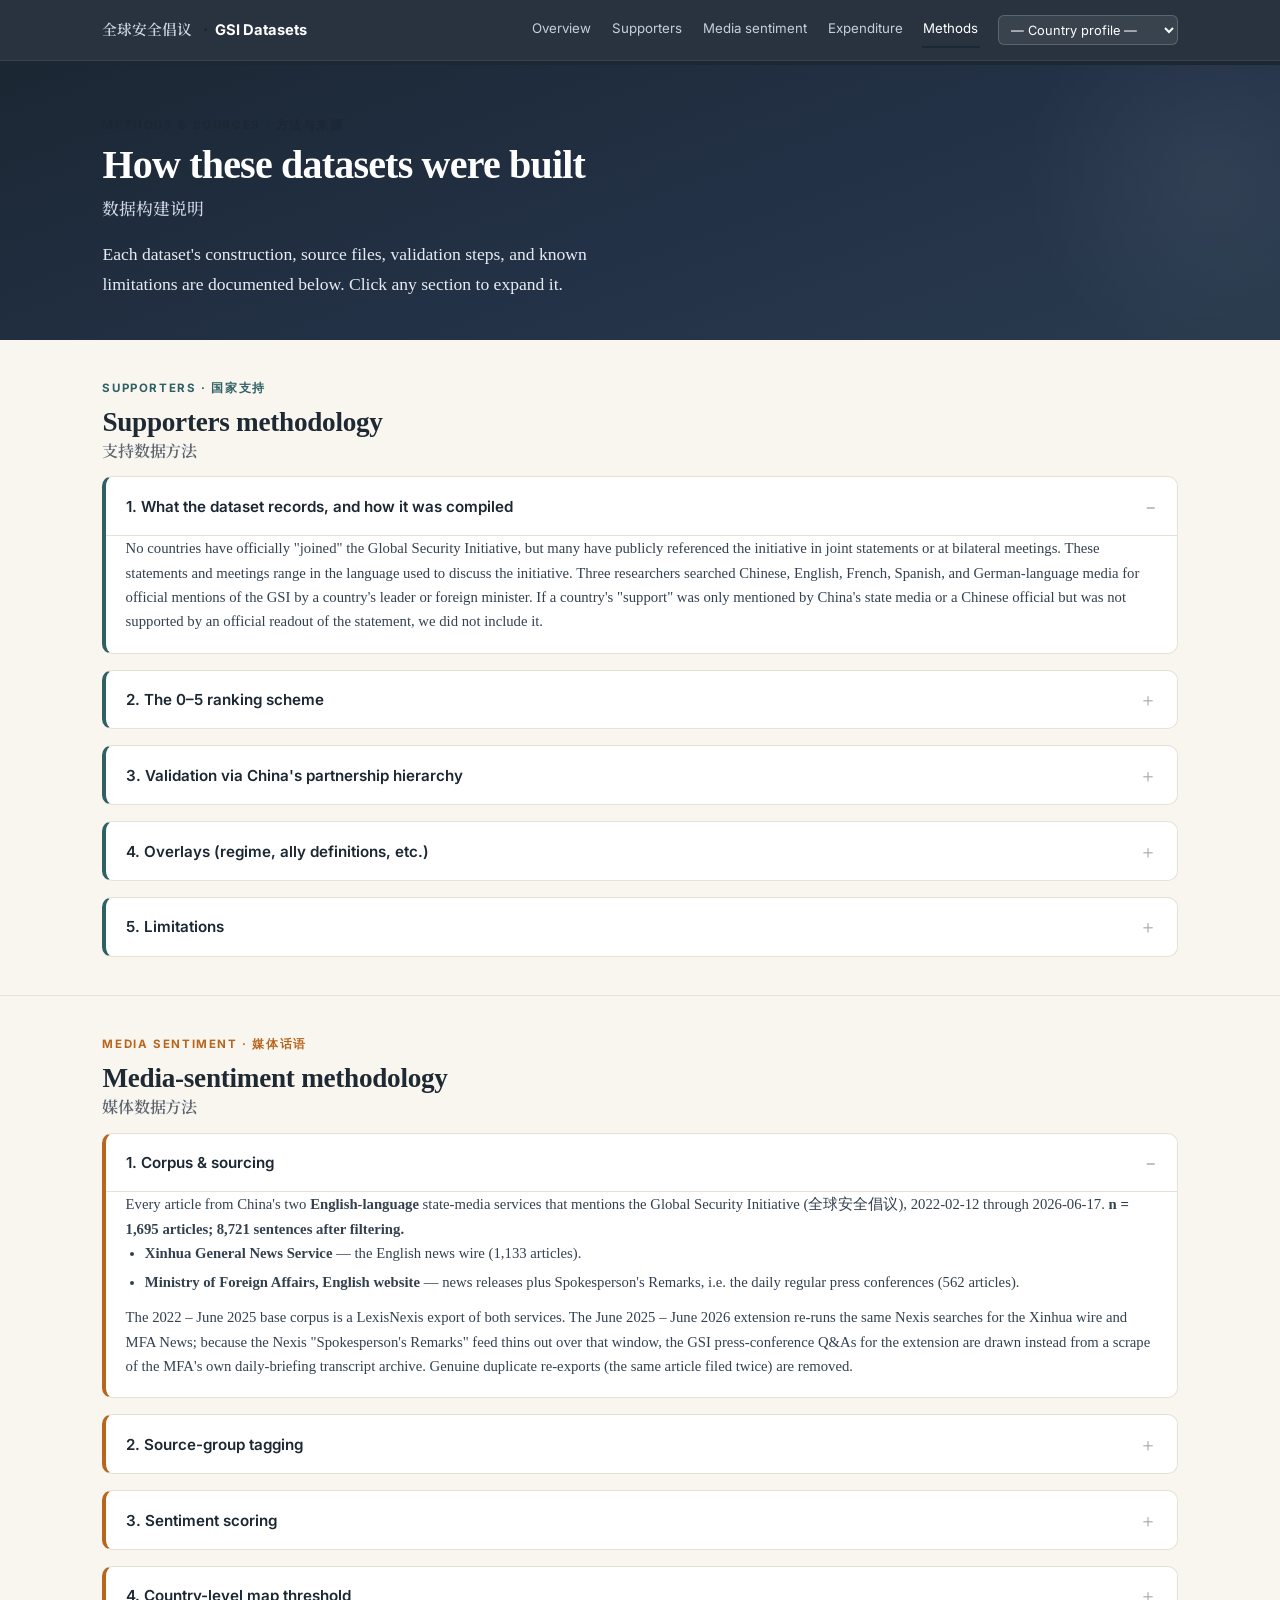
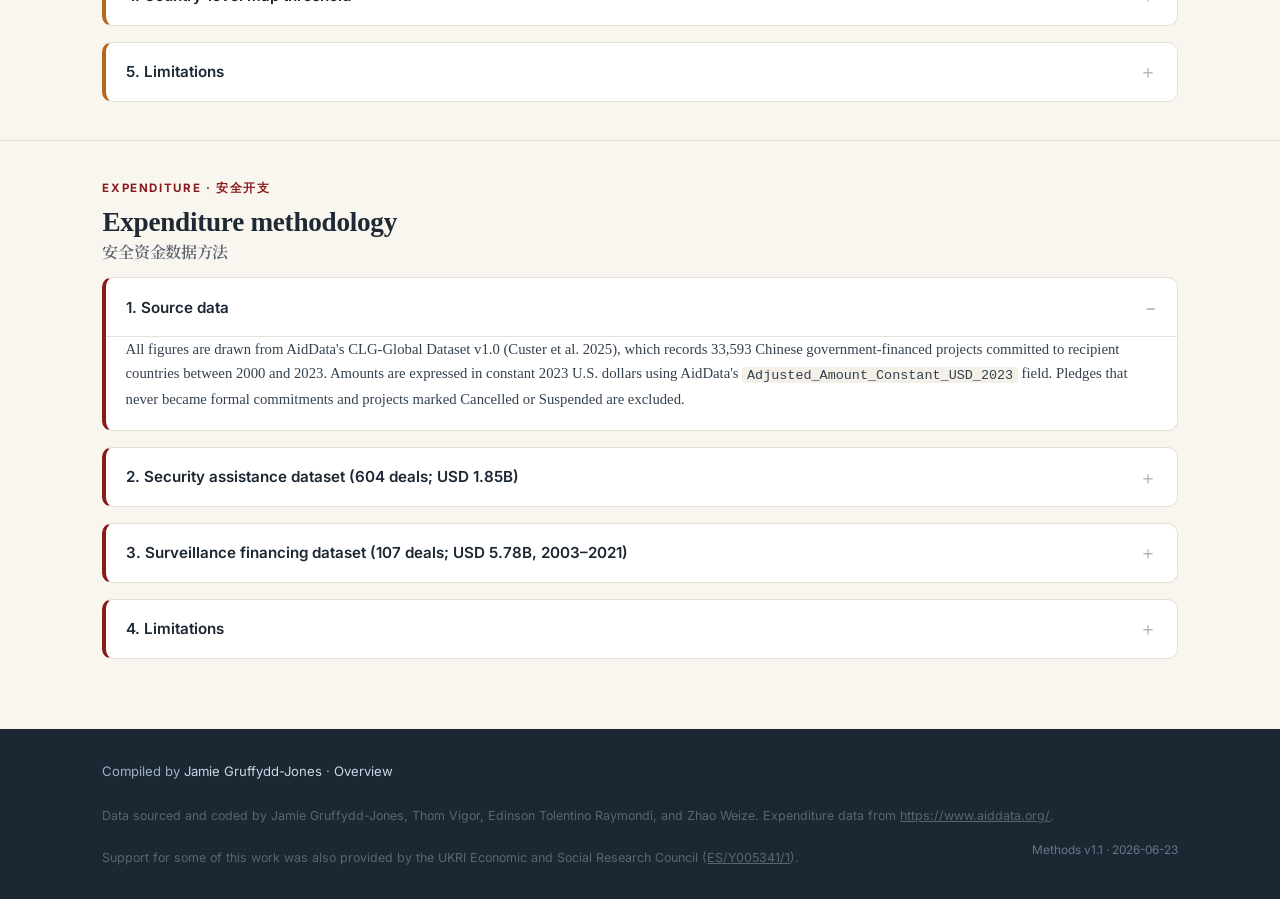
<file: methods.html>
<!DOCTYPE html>
<html lang="en">
<head>
<meta charset="UTF-8">
<meta name="viewport" content="width=device-width, initial-scale=1.0">
<title>Methods — GSI Datasets</title>
<meta name="description" content="Construction notes, sources, validation, and limitations for each of the three GSI datasets.">
<link rel="preconnect" href="https://fonts.googleapis.com">
<link rel="preconnect" href="https://fonts.gstatic.com" crossorigin>
<link href="https://fonts.googleapis.com/css2?family=Inter:wght@400;600;700&family=Noto+Serif+SC:wght@400;600;700&display=swap" rel="stylesheet">
<link rel="stylesheet" href="css/styles.css?v=20260624q">
<style>
  .meth-section{padding:2.4rem 0;border-bottom:1px solid var(--line)}
  .meth-section:last-of-type{border-bottom:none}
  details.meth{border:1px solid var(--line);background:#fff;border-radius:10px;margin-top:1rem;border-left:4px solid var(--accent);overflow:hidden}
  details.meth summary{cursor:pointer;padding:.9rem 1.2rem;font-family:Inter,sans-serif;font-weight:600;font-size:.95rem;list-style:none;display:flex;align-items:center;color:var(--slate)}
  details.meth summary::-webkit-details-marker{display:none}
  details.meth summary::after{content:'＋';margin-left:auto;color:#aaa;font-weight:400;font-size:1.1rem}
  details.meth[open] summary::after{content:'−'}
  details.meth summary:hover{background:#F8F4ED}
  details.meth .body{padding:0 1.2rem 1.2rem;font-size:.92rem;color:#33414f;border-top:1px solid var(--line)}
  details.meth .body h4{font-family:Inter,sans-serif;font-size:.82rem;text-transform:uppercase;letter-spacing:.08em;margin:1rem 0 .3rem;color:var(--accent)}
  details.meth .body h4:first-child{margin-top:.8rem}
  details.meth .body ul{padding-left:1.2rem;margin-bottom:.7rem}
  details.meth .body li{margin-bottom:.3rem}
  details.meth .body code{font-size:.84rem;background:#F4F0E7;padding:.05rem .3rem;border-radius:3px}
</style>
</head>
<body data-section="combined">

<div class="nav"><div class="container" id="nav-container"></div></div>

<header class="hero"><div class="container">
  <div class="kicker">Methods &amp; sources · 方法与来源</div>
  <h1>How these datasets were built</h1>
  <span class="zh-title">数据构建说明</span>
  <p class="thesis">Each dataset's construction, source files, validation steps, and known limitations are documented below. Click any section to expand it.</p>
</div></header>

<!-- SIGNINGS -->
<section id="signings" class="meth-section" style="--accent:var(--jade)"><div class="container">
  <div class="kicker" style="color:var(--jade)">Supporters · 国家支持</div>
  <h2>Supporters methodology<span class="zh">支持数据方法</span></h2>

  <details class="meth" open>
    <summary>1. What the dataset records, and how it was compiled</summary>
    <div class="body">
      <p>No countries have officially "joined" the Global Security Initiative, but many have publicly referenced the initiative in joint statements or at bilateral meetings. These statements and meetings range in the language used to discuss the initiative. Three researchers searched Chinese, English, French, Spanish, and German-language media for official mentions of the GSI by a country's leader or foreign minister. If a country's "support" was only mentioned by China's state media or a Chinese official but was not supported by an official readout of the statement, we did not include it.</p>
    </div>
  </details>

  <details class="meth">
    <summary>2. The 0–5 ranking scheme</summary>
    <div class="body">
      <p>The researchers ranked each country's bilateral level of support for the GSI from 0–5. The ranking was cross-checked by three researchers.</p>
      <ul>
        <li><b>0</b> — No mention. This may be because there has been no opportunity for the initiative to be brought up by China.</li>
        <li><b>1</b> — Non-committal "acknowledgement".</li>
        <li><b>2</b> — Positive language such as "welcome" or "appreciate" but no explicit support.</li>
        <li><b>3</b> — Simple "support" for the initiative.</li>
        <li><b>4</b> — High support for the initiative, such as "strongly" or "resolutely" support.</li>
        <li><b>5</b> — Some kind of agreement to implement or pursue further cooperation under the initiative.</li>
      </ul>
      <p>In the paper for simplicity I combined 1 and 2 as <b>noncommittal</b>, and 3–5 as <b>support</b>, but also broke down whether this was initiated in a multilateral forum or a bilateral/unilateral statement.</p>
    </div>
  </details>

  <details class="meth">
    <summary>3. Validation via China's partnership hierarchy</summary>
    <div class="body">
      <p>To test the accuracy of this ranking, I examined how China's strategic partners respond to the initiative. According to Ketian Zhang (2025), countries have seven possible partnerships with China, in a hierarchy from a simple "comprehensive cooperative partnership" (with Liberia, for example) to the highest "comprehensive strategic co-ordinated partnership" (Russia only). We would expect countries at the top of the hierarchy to be more likely to explicitly join the initiative, while those with no partnership would be less likely to be invited to do so.</p>
      <p>Coding these from 0 (no partnership) to 7 (Russia), suggests that the ranking is broadly accurate: a closer partnership with China means a country takes a stronger (bilateral) stance toward the GSI.</p>
    </div>
  </details>

  <details class="meth">
    <summary>4. Overlays (regime, ally definitions, etc.)</summary>
    <div class="body">
      <ul>
        <li><b>V-Dem v15</b> regime classification (year-specific where available; 2022 fallback)</li>
        <li><b>EIU Democracy Index</b> score (year-specific; 2022 fallback)</li>
        <li><b>US ally (RAND 2017)</b> — RAND RRA1066-1 Appendix B</li>
        <li><b>OECD / China's neighbour / BRICS</b> binary flags</li>
        <li><b>US and China arms imports 2022</b> — SIPRI TIV</li>
      </ul>
    </div>
  </details>

  <details class="meth">
    <summary>5. Limitations</summary>
    <div class="body">
      <p>"No support" is the absence of a positive signal, not a documented refusal. Several Sahel and Pacific countries have indicated multilateral support that has not yet appeared in retrievable public statements. Bilateral support is credited only when the language explicitly references the GSI.</p>
    </div>
  </details>
</div></section>

<!-- MEDIA -->
<section id="media" class="meth-section" style="--accent:var(--copper)"><div class="container">
  <div class="kicker" style="color:var(--copper)">Media sentiment · 媒体话语</div>
  <h2>Media-sentiment methodology<span class="zh">媒体数据方法</span></h2>

  <details class="meth" open>
    <summary>1. Corpus &amp; sourcing</summary>
    <div class="body">
      <p>Every article from China's two <strong>English-language</strong> state-media services that mentions the Global Security Initiative (全球安全倡议), 2022-02-12 through 2026-06-17. <strong>n = 1,695 articles; 8,721 sentences after filtering.</strong></p>
      <ul>
        <li><b>Xinhua General News Service</b> — the English news wire (1,133 articles).</li>
        <li><b>Ministry of Foreign Affairs, English website</b> — news releases plus Spokesperson's Remarks, i.e. the daily regular press conferences (562 articles).</li>
      </ul>
      <p>The 2022 – June 2025 base corpus is a LexisNexis export of both services. The June 2025 – June 2026 extension re-runs the same Nexis searches for the Xinhua wire and MFA News; because the Nexis "Spokesperson's Remarks" feed thins out over that window, the GSI press-conference Q&amp;As for the extension are drawn instead from a scrape of the MFA's own daily-briefing transcript archive. Genuine duplicate re-exports (the same article filed twice) are removed.</p>
    </div>
  </details>

  <details class="meth">
    <summary>2. Source-group tagging</summary>
    <div class="body">
      <p>Each sentence is tagged with one regional class based on the countries / organisations it references:</p>
      <ul>
        <li><b>USA/NATO</b> — references to the United States, NATO, or named NATO member states</li>
        <li><b>UN</b> — references to UN bodies, the UNSC, or the Secretary-General</li>
        <li><b>ASEAN</b> — references to ASEAN members or ASEAN-led mechanisms</li>
        <li><b>BRICS</b>, <b>SCO</b>, <b>EU</b>, <b>AU</b> — analogous</li>
      </ul>
    </div>
  </details>

  <details class="meth">
    <summary>3. Sentiment scoring</summary>
    <div class="body">
      <p>Sentence-level lexicon score: <code>(positive − negative opinion words) ÷ number of content words</code>, using the Bing/Liu opinion lexicon. Range roughly −1 to +1; 0 is neutral.</p>
      <p>The <strong>whole corpus (2022–2026) is scored with this one method</strong>, so the extension is directly comparable to the historical series. (The original 2022–2025 release used a different, undocumented lexicon; re-scoring everything uniformly preserves the by-source ordering — USA/NATO most negative, ASEAN most positive — while compressing magnitudes slightly toward zero.)</p>
      <p><strong>% negative vs mean.</strong> Dividing by sentence length, plus the uniformly positive tone of Chinese state media, makes the <em>mean</em> small and tightly clustered (most country means fall between +0.03 and +0.07). The <strong>share of negative sentences</strong> (% scoring below 0) is much more variable and interpretable — USA/NATO ≈ 40% negative vs ≈ 6% for Global South groups; conflict states (Iraq, Syria, Afghanistan, Ukraine) highest — so it is the default metric on the map and time series, with the mean offered alongside.</p>
    </div>
  </details>

  <details class="meth">
    <summary>4. Country-level map threshold</summary>
    <div class="body">
      <p>The "Mentions and sentiment by country" map only shades countries with ≥25 mentions across the corpus, to prevent noisy single-mention countries from dominating the colour scale.</p>
    </div>
  </details>

  <details class="meth">
    <summary>5. Limitations</summary>
    <div class="body">
      <p>English-language coverage only. Pure Chinese-language coverage in <em>People's Daily</em> and other domestic channels is not included here. Some sentences are double-tagged where they reference more than one source group; these appear as separate rows.</p>
    </div>
  </details>
</div></section>

<!-- EXPENDITURE -->
<section id="expenditure" class="meth-section" style="--accent:var(--crimson)"><div class="container">
  <div class="kicker" style="color:var(--crimson)">Expenditure · 安全开支</div>
  <h2>Expenditure methodology<span class="zh">安全资金数据方法</span></h2>

  <details class="meth" open>
    <summary>1. Source data</summary>
    <div class="body">
      <p>All figures are drawn from AidData's CLG-Global Dataset v1.0 (Custer et al. 2025), which records 33,593 Chinese government-financed projects committed to recipient countries between 2000 and 2023. Amounts are expressed in constant 2023 U.S. dollars using AidData's <code>Adjusted_Amount_Constant_USD_2023</code> field. Pledges that never became formal commitments and projects marked Cancelled or Suspended are excluded.</p>
    </div>
  </details>

  <details class="meth">
    <summary>2. Security assistance dataset (604 deals; USD 1.85B)</summary>
    <div class="body">
      <p>The security dataset was constructed in three stages.</p>
      <p><b>First</b>, we hand-coded all CLG records for which at least one of the following applied:</p>
      <ul>
        <li>the recipient agency was a military, police, gendarmerie, customs, border, or interior-ministry entity;</li>
        <li>the funding agency was a Chinese defence state-owned enterprise (NORINCO, AVIC, Poly Technologies, CETC) or the People's Liberation Army;</li>
        <li>the project narrative explicitly referenced military equipment, police equipment, demining, peacekeeping deployment, or counter-narcotics / counter-terrorism support.</li>
      </ul>
      <p><b>Second</b>, we used Claude Opus to cross-check the Security flag.</p>
      <p><b>Third</b>, we removed false positives through manual review.</p>
      <p>Excluded categories include: oil/gas pipelines and refineries, crude-oil donations, power-generation infrastructure, mining and metallurgical projects, civilian transport infrastructure, civilian telecommunications, civic buildings, agricultural commodity transfers, debt rescheduling, and surveillance technology (held separately).</p>
      <p>The final dataset covers 170 recipient countries. Note that many of the included cases had no actual monetary value (as they referenced training or equipment donations). They are included in the database but not in the figures in the paper.</p>
    </div>
  </details>

  <details class="meth">
    <summary>3. Surveillance financing dataset (107 deals; USD 5.78B, 2003–2021)</summary>
    <div class="body">
      <p>The surveillance financing dataset was assembled separately.</p>
      <p><b>First</b>, we hand-coded deals whose title or narrative explicitly described:</p>
      <ul>
        <li>Safe-City or Smart-City systems</li>
        <li>video-surveillance platforms, CCTV networks</li>
        <li>facial-recognition systems, biometric-identification systems</li>
        <li>electronic border (e-border) installations</li>
        <li>national-security-communication networks, dedicated security information systems</li>
        <li>maritime surveillance or intelligence-interception equipment</li>
      </ul>
      <p>Equipment supplied by named surveillance vendors (Hikvision, Dahua Technology, Megvii, SenseTime, CloudWalk, Yitu) was included.</p>
      <p><b>Second</b>, we used Claude Opus to cross-check the Surveillance flag.</p>
      <p><b>Third</b>, we removed false positives through manual review.</p>
      <p>Excluded categories include: air-traffic surveillance, public-health (disease) surveillance, water-utility plant monitoring, and mining-site monitoring. Huawei and ZTE telecommunications-backbone projects (national broadband, 4G/LTE rollouts, fibre-optic backbones, data centres) are treated as commercial telecom infrastructure and kept as a separate dual-use series rather than counted as surveillance.</p>
    </div>
  </details>

  <details class="meth">
    <summary>4. Limitations</summary>
    <div class="body">
      <p>This is committed finance, not delivered. Some deals are still in implementation. Arms transfers (SIPRI TIV) are tracked separately from this dataset.</p>
    </div>
  </details>
</div></section>

<footer><div class="container">
  <div>Compiled by <a href="https://www.jamiegj.com">Jamie Gruffydd-Jones</a> · <a href="index.html">Overview</a></div>
  <div class="credit">Data sourced and coded by Jamie Gruffydd-Jones, Thom Vigor, Edinson Tolentino Raymondi, and Zhao Weize. Expenditure data from <a href="https://www.aiddata.org/" target="_blank" rel="noopener">https://www.aiddata.org/</a>.</div>
  <div class="credit">Support for some of this work was also provided by the UKRI Economic and Social Research Council (<a href="https://gtr.ukri.org/projects?ref=ES%2FY005341%2F1" target="_blank" rel="noopener">ES/Y005341/1</a>).</div>
  <div class="build">Methods v1.1 · 2026-06-23</div>
</div></footer>

<script src="js/shared.js?v=20260624q"></script>
<script>
document.getElementById('nav-container').innerHTML = GSI.navHTML('methods.html');
document.dispatchEvent(new Event('DOMContentLoaded'));
</script>
</body>
</html>
</file>
<file: css/styles.css>
/* GSI Datasets — site styles
   Custom palette: slate + cream + section accents (jade / copper / crimson).
   Static, no build step. */
:root{
  --bg:#F9F6F0; --ink:#1F2933; --muted:#5C6470; --line:#E7E1D5;
  --slate:#1B2733; --slate2:#2A3B4E; --paper:#ffffff;
  /* section accents */
  --jade:#2F6063;     /* signings (formal commitments) */
  --copper:#B8651D;   /* media sentiment (discourse) */
  --crimson:#8B1A1A;  /* expenditure (security funding) */
  --shadow:0 1px 3px rgba(27,39,51,.06), 0 6px 24px rgba(27,39,51,.05);
}

/* per-section accent (set on <body data-section="signings|media|expenditure">) */
body[data-section="signings"]    { --accent: var(--jade); }
body[data-section="media"]       { --accent: var(--copper); }
body[data-section="expenditure"] { --accent: var(--crimson); }
body[data-section="combined"]    { --accent: var(--slate); }
body{ --accent: var(--slate); }

*,*::before,*::after{box-sizing:border-box;margin:0;padding:0}
html{scroll-behavior:smooth;scroll-padding-top:64px}
body{font-family:Georgia,'Times New Roman',serif;background:var(--bg);color:var(--ink);line-height:1.65;-webkit-font-smoothing:antialiased}
a{color:var(--accent);text-decoration:none}
a:hover{text-decoration:underline}
.zh{font-family:'Noto Serif SC','Songti SC',serif}
.sans{font-family:'Inter',-apple-system,'Segoe UI',Roboto,sans-serif}
.container{max-width:1120px;margin:0 auto;padding:0 1.4rem}
h1,h2,h3{line-height:1.18;font-weight:700}
h2{font-size:1.7rem;letter-spacing:-.01em}
h2 .zh{display:block;font-size:1rem;font-weight:600;color:var(--muted);margin-top:.25rem}
.lead{font-size:1.02rem;color:#3a4654;max-width:64ch}
.kicker{font-family:'Inter',sans-serif;font-size:.72rem;font-weight:700;letter-spacing:.14em;text-transform:uppercase;color:var(--accent);margin-bottom:.5rem}

/* ---- sticky nav ---- */
.nav{position:sticky;top:0;z-index:50;background:rgba(27,39,51,.94);backdrop-filter:blur(8px);border-bottom:1px solid rgba(255,255,255,.08)}
.nav .container{display:flex;align-items:center;gap:1.2rem;height:60px}
.nav .brand{font-family:'Inter',sans-serif;font-weight:700;color:#fff;font-size:.92rem;white-space:nowrap}
.nav .brand .zh{font-family:'Noto Serif SC',serif;font-weight:600;color:#cdd6e4;margin-right:.4rem}
.nav .brand .dot{color:var(--accent);font-weight:900;margin:0 .25rem}
.nav .links{display:flex;gap:1.1rem;margin-left:auto;align-items:center;overflow-x:auto}
.nav .links a{font-family:'Inter',sans-serif;color:#c7cfdb;font-size:.83rem;white-space:nowrap;padding:.35rem .1rem;border-bottom:2px solid transparent}
.nav .links a:hover{color:#fff;text-decoration:none}
.nav .links a.current{color:#fff;border-bottom-color:var(--accent)}
.nav .country-picker{font-family:'Inter',sans-serif;font-size:.8rem;padding:.32rem .55rem;background:rgba(255,255,255,.08);color:#fff;border:1px solid rgba(255,255,255,.18);border-radius:6px;cursor:pointer;max-width:180px}
.nav .country-picker option{background:#1B2733;color:#fff}
@media(max-width:760px){.nav .brand .zh,.nav .brand .full-en{display:none}.nav .country-picker{max-width:120px}}

/* ---- hero ---- */
.hero{background:linear-gradient(160deg,#1B2733 0%,#243248 60%,#2A3B4E 100%);color:#fff;padding:3.2rem 0 2.6rem;position:relative;overflow:hidden;border-top:4px solid var(--accent)}
.hero::after{content:"";position:absolute;right:-120px;top:-80px;width:380px;height:380px;border-radius:50%;background:radial-gradient(circle,rgba(255,255,255,.05),transparent 70%)}
.hero h1{font-size:2.5rem;letter-spacing:-.02em;position:relative;line-height:1.1}
.hero .zh-title{display:block;font-family:'Noto Serif SC',serif;font-size:1.05rem;color:#cdd6e4;font-weight:500;margin-top:.5rem}
.hero .thesis{font-size:1.1rem;color:#e7ecf3;max-width:62ch;margin-top:1.1rem;position:relative}
.hero .meta{font-family:'Inter',sans-serif;font-size:.78rem;color:#9fb0c6;margin-top:1rem}
.hero .citation{font-family:'Inter',sans-serif;font-size:.8rem;color:#9fb0c6;max-width:72ch;margin-top:.6rem;line-height:1.5}

/* ---- quarterly series selector chips ---- */
.series-chips{display:flex;flex-direction:column;gap:.4rem;margin:.35rem 0 .3rem}
.series-row{display:flex;align-items:flex-start;gap:.6rem;flex-wrap:wrap}
.series-row-label{font-family:'Inter',sans-serif;font-size:.7rem;text-transform:uppercase;letter-spacing:.05em;color:var(--muted);min-width:118px;padding-top:.28rem}
.series-row-chips{display:flex;gap:.35rem;flex-wrap:wrap;flex:1}
.series-chip{font-family:'Inter',sans-serif;font-size:.78rem;line-height:1;padding:.28rem .6rem;border-radius:999px;border:1.5px solid var(--c);background:transparent;color:var(--c);cursor:pointer;opacity:.5;transition:opacity .12s,background .12s,color .12s}
.series-chip:hover{opacity:.85}
.series-chip.on{background:var(--c);color:#fff;opacity:1}
@media(max-width:640px){.series-row-label{min-width:100%;padding-top:0}}

/* ---- stat cards (in hero) ---- */
.stats{display:grid;grid-template-columns:repeat(auto-fit,minmax(200px,1fr));gap:1rem;margin-top:1.8rem;position:relative}
.stat{background:rgba(255,255,255,.07);border:1px solid rgba(255,255,255,.13);border-radius:10px;padding:1rem 1.1rem;border-left:3px solid var(--accent)}
.stat .num{font-size:2rem;font-weight:700;color:#fff;line-height:1}
.stat .lbl{font-family:'Inter',sans-serif;font-size:.8rem;color:#c7cfdb;margin-top:.35rem;line-height:1.4}

/* ---- sections ---- */
section{padding:3.2rem 0;border-bottom:1px solid var(--line);position:relative}
section:last-of-type{border-bottom:none}
.card{background:var(--paper);border:1px solid var(--line);border-radius:12px;box-shadow:var(--shadow);border-left:3px solid var(--accent)}
.chart-card{padding:1.2rem 1.3rem}
.chart-wrap{position:relative;height:380px;margin-top:.4rem}
.chart-wrap.sm{height:280px}
.chart-wrap.tall{height:540px}
.chart-note{font-family:'Inter',sans-serif;font-size:.78rem;color:var(--muted);margin-top:.7rem}
.row{display:grid;gap:1.4rem}
@media(min-width:860px){.row.two{grid-template-columns:1fr 1fr}}

/* ---- map ---- */
.map-wrap{height:520px;border-radius:10px;overflow:hidden;border:1px solid var(--line)}
.legend-bar{display:flex;align-items:center;gap:.7rem;flex-wrap:wrap;font-family:'Inter',sans-serif;font-size:.78rem;color:var(--muted);margin-top:.7rem}
.legend-bar .swatch{display:inline-flex;align-items:center;gap:.35rem}
.legend-bar .swatch i{display:inline-block;width:14px;height:14px;border-radius:3px;border:1px solid rgba(0,0,0,.1)}

/* ---- toggle / controls ---- */
.toggle{display:inline-flex;border:1px solid var(--line);border-radius:8px;overflow:hidden;font-family:'Inter',sans-serif;font-size:.8rem;background:#fff}
.toggle button{padding:.32rem .8rem;background:#fff;border:none;cursor:pointer;color:var(--muted)}
.toggle button.on{background:var(--accent);color:#fff}
.ctx-tabs{display:flex;flex-wrap:wrap;gap:.4rem;margin-bottom:.7rem}
.ctx-tabs button{font-family:'Inter',sans-serif;font-size:.78rem;padding:.35rem .75rem;border:1px solid var(--line);border-radius:20px;background:#fff;color:var(--muted);cursor:pointer}
.ctx-tabs button.on{background:var(--accent);color:#fff;border-color:var(--accent)}
.ctx-tabs button:hover:not(.on){border-color:var(--accent);color:var(--ink)}
.ctrl-label{font-family:'Inter',sans-serif;font-size:.72rem;color:var(--muted);margin-bottom:.2rem;text-transform:uppercase;letter-spacing:.08em;font-weight:600}
.ctrl-row{display:flex;gap:.8rem;flex-wrap:wrap;align-items:center;margin-bottom:.8rem}
select.ctrl,input.ctrl{font-family:'Inter',sans-serif;font-size:.84rem;padding:.4rem .6rem;border:1px solid var(--line);border-radius:8px;background:#fff;color:var(--ink)}

/* ---- methods drawer (right-edge) ---- */
.methods-btn{position:fixed;top:74px;right:1.4rem;z-index:40;font-family:'Inter',sans-serif;font-size:.8rem;font-weight:600;padding:.5rem 1rem;background:#fff;color:var(--accent);border:1.5px solid var(--accent);border-radius:24px;cursor:pointer;box-shadow:0 2px 8px rgba(0,0,0,.08)}
.methods-btn:hover{background:var(--accent);color:#fff}
.methods-backdrop{position:fixed;inset:0;background:rgba(27,39,51,.4);z-index:900;opacity:0;pointer-events:none;transition:opacity .2s}
.methods-backdrop.open{opacity:1;pointer-events:auto}
.methods-drawer{position:fixed;top:0;right:-460px;width:420px;max-width:100vw;height:100vh;background:#fff;z-index:1000;box-shadow:-4px 0 24px rgba(0,0,0,.15);overflow-y:auto;transition:right .25s ease;display:flex;flex-direction:column}
.methods-drawer.open{right:0}
.methods-drawer .head{position:sticky;top:0;background:#fff;padding:1rem 1.3rem;border-bottom:1px solid var(--line);display:flex;align-items:center;justify-content:space-between;border-top:4px solid var(--accent)}
.methods-drawer .head h3{font-size:1.1rem;color:var(--slate)}
.methods-drawer .close{background:none;border:none;cursor:pointer;font-size:1.4rem;color:var(--muted);line-height:1}
.methods-drawer .body{padding:1.2rem 1.3rem;font-size:.92rem}
.methods-drawer .body h4{font-family:'Inter',sans-serif;font-size:.85rem;color:var(--accent);text-transform:uppercase;letter-spacing:.08em;margin:1.2rem 0 .4rem}
.methods-drawer .body h4:first-child{margin-top:0}
.methods-drawer .body p{margin-bottom:.7rem}
.methods-drawer .body ul{padding-left:1.2rem;margin-bottom:.7rem}
.methods-drawer .body li{margin-bottom:.3rem;font-size:.88rem}
.methods-drawer .body code{font-size:.82rem;background:#F4F0E7;padding:.05rem .3rem;border-radius:3px}
.methods-drawer .deeplink{display:inline-block;margin-top:.8rem;font-family:'Inter',sans-serif;font-size:.84rem;font-weight:600;color:var(--accent)}
@media(max-width:600px){.methods-drawer{width:100vw;right:-100vw}.methods-btn{top:66px;right:.8rem}}

/* ---- explorer table ---- */
.table-wrap{overflow-x:auto;margin-top:.8rem;border:1px solid var(--line);border-radius:10px;background:#fff}
table.data{width:100%;border-collapse:collapse;font-family:'Inter',sans-serif;font-size:.85rem}
table.data thead th{background:#F4F0E7;color:var(--slate);text-align:left;padding:.6rem .8rem;font-weight:600;font-size:.78rem;text-transform:uppercase;letter-spacing:.05em;border-bottom:1px solid var(--line);cursor:pointer;user-select:none;white-space:nowrap}
table.data thead th:hover{color:var(--accent)}
table.data thead th.sortable::after{content:" ↕";color:#bbb;font-size:.7em}
table.data thead th.sort-asc::after{content:" ▲";color:var(--accent)}
table.data thead th.sort-desc::after{content:" ▼";color:var(--accent)}
table.data tbody td{padding:.5rem .8rem;border-bottom:1px solid #F0EBE0;vertical-align:top}
table.data tbody tr:hover{background:#FBF8F1}
table.data tbody tr:last-child td{border-bottom:none}
.chip{display:inline-block;font-family:'Inter',sans-serif;font-size:.7rem;font-weight:700;color:#fff;padding:.1rem .55rem;border-radius:20px;letter-spacing:.02em;white-space:nowrap}
.chip.muted{background:#dcd6c8;color:#5C6470}
.chip.jade{background:var(--jade)}
.chip.copper{background:var(--copper)}
.chip.crimson{background:var(--crimson)}
.chip.slate{background:var(--slate)}

/* ---- download + citation block ---- */
.download-block{background:#fff;border:1px solid var(--line);border-radius:12px;padding:1.4rem;border-top:3px solid var(--accent)}
.download-block h3{font-size:1.1rem;margin-bottom:.5rem}
.download-block .row-dl{display:flex;flex-wrap:wrap;gap:.7rem;margin:.8rem 0}
.download-block .row-dl a{display:inline-flex;align-items:center;gap:.4rem;font-family:'Inter',sans-serif;font-size:.85rem;padding:.5rem .9rem;background:var(--bg);border:1px solid var(--line);border-radius:8px;color:var(--ink);font-weight:500}
.download-block .row-dl a:hover{border-color:var(--accent);color:var(--accent);text-decoration:none}
.cite-box{font-family:'Inter',sans-serif;font-size:.85rem;background:#F4F0E7;border:1px solid var(--line);border-radius:8px;padding:.8rem 1rem;margin-top:.8rem;color:var(--slate);line-height:1.5;position:relative}
.cite-box .copy{position:absolute;top:.6rem;right:.6rem;background:#fff;border:1px solid var(--line);border-radius:6px;padding:.25rem .6rem;font-size:.74rem;cursor:pointer;color:var(--muted)}
.cite-box .copy:hover{color:var(--accent);border-color:var(--accent)}
.cite-box .copy.done{color:var(--jade);border-color:var(--jade)}

/* ---- country profile cards ---- */
.country-card{background:#fff;border:1px solid var(--line);border-radius:12px;padding:1.4rem;margin-bottom:1.2rem;border-left:4px solid var(--accent);box-shadow:var(--shadow)}
.country-card .pre-h{font-family:'Inter',sans-serif;font-size:.7rem;font-weight:700;letter-spacing:.14em;text-transform:uppercase;color:var(--accent);margin-bottom:.3rem}
.country-card h3{font-size:1.2rem;margin-bottom:.6rem}
.country-card.signings{border-left-color:var(--jade);--accent:var(--jade)}
.country-card.media{border-left-color:var(--copper);--accent:var(--copper)}
.country-card.expenditure{border-left-color:var(--crimson);--accent:var(--crimson)}
.country-card.signings .pre-h{color:var(--jade)}
.country-card.media .pre-h{color:var(--copper)}
.country-card.expenditure .pre-h{color:var(--crimson)}
.cc-stats{display:grid;grid-template-columns:repeat(auto-fit,minmax(140px,1fr));gap:1rem;margin:.7rem 0 1rem;padding:.6rem 0;border-top:1px solid var(--line);border-bottom:1px solid var(--line)}
.cc-stat .num{font-size:1.55rem;font-weight:700;color:var(--ink);line-height:1}
.cc-stat .lbl{font-family:'Inter',sans-serif;font-size:.74rem;color:var(--muted);margin-top:.25rem}
.cc-meter{display:flex;align-items:center;gap:.5rem;margin-top:.5rem}
.cc-meter .label{font-family:'Inter',sans-serif;font-size:.78rem;color:var(--muted);min-width:80px}
.cc-meter .bar{flex:1;height:8px;background:var(--line);border-radius:4px;overflow:hidden}
.cc-meter .fill{height:100%;background:var(--accent);border-radius:4px;transition:width .3s}
.cc-meter .v{font-family:'Inter',sans-serif;font-size:.82rem;color:var(--ink);font-weight:600}

/* ---- footer credit line ---- */
.credit{margin-top:.5rem;font-family:'Inter',sans-serif;font-size:.78rem;color:var(--muted);line-height:1.5}
.credit a{color:var(--muted);text-decoration:underline}

/* ---- vega-lite chart builder ---- */
.builder{margin-top:1rem}
.builder .controls{display:grid;grid-template-columns:repeat(auto-fit,minmax(160px,1fr));gap:.8rem;padding:1rem;background:#fff;border:1px solid var(--line);border-radius:10px}
.builder .ctrl-group{display:flex;flex-direction:column;gap:.25rem}
.builder .vl-mount{background:#fff;border:1px solid var(--line);border-radius:10px;padding:1rem;margin-top:.8rem;min-height:360px;overflow:hidden;max-width:100%}
.builder .presets{display:flex;gap:.5rem;flex-wrap:wrap;margin-bottom:.7rem}
.builder .presets button{font-family:'Inter',sans-serif;font-size:.78rem;padding:.4rem .85rem;background:#fff;border:1px solid var(--line);border-radius:20px;color:var(--muted);cursor:pointer}
.builder .presets button:hover{border-color:var(--accent);color:var(--accent)}
.builder .presets button.on{background:var(--accent);color:#fff;border-color:var(--accent)}

/* ---- article body ---- */
.article-body{font-size:.9rem;color:#1F2933;line-height:1.55;background:#FBF7EE;border-left:3px solid var(--copper);padding:.8rem 1rem;border-radius:0 6px 6px 0;margin-top:.4rem;max-height:520px;overflow-y:auto}
.article-body mark{background:#FFE9A8;padding:0 .15em;border-radius:2px}

/* ---- callout ---- */
.callout{background:#fff;border:1px solid var(--line);border-left:4px solid var(--accent);border-radius:0 10px 10px 0;padding:1rem 1.2rem;margin-top:1.2rem;font-size:.92rem}
.callout b{color:var(--accent)}

/* ---- footer ---- */
footer{background:var(--slate);color:#9fb0c6;padding:2rem 0;font-family:'Inter',sans-serif;font-size:.82rem;margin-top:2rem}
footer a{color:#cdd6e4}
footer a:hover{color:#fff}
footer .container{display:flex;justify-content:space-between;gap:1rem;flex-wrap:wrap}
footer .build{font-size:.74rem;color:#6B7686}

/* ---- detail / accordion ---- */
.exp{display:flex;flex-direction:column;gap:.4rem;margin-top:1rem}
.exp details{border:1px solid var(--line);border-radius:9px;background:#fff;overflow:hidden}
.exp summary{cursor:pointer;padding:.6rem .9rem;font-family:'Inter',sans-serif;font-size:.88rem;font-weight:700;list-style:none;display:flex;align-items:center;gap:.5rem}
.exp summary::-webkit-details-marker{display:none}
.exp summary::after{content:'+';margin-left:auto;color:#aaa;font-weight:400}
.exp details[open] summary::after{content:'−'}
.exp summary:hover{background:#F8F4ED}
.exp .body{padding:.6rem .9rem .8rem;font-size:.88rem;color:#33414f;border-top:1px solid var(--line)}

@media(max-width:600px){
  .hero h1{font-size:1.85rem}
  .chart-wrap{height:300px}
  .map-wrap{height:380px}
}
</file>
